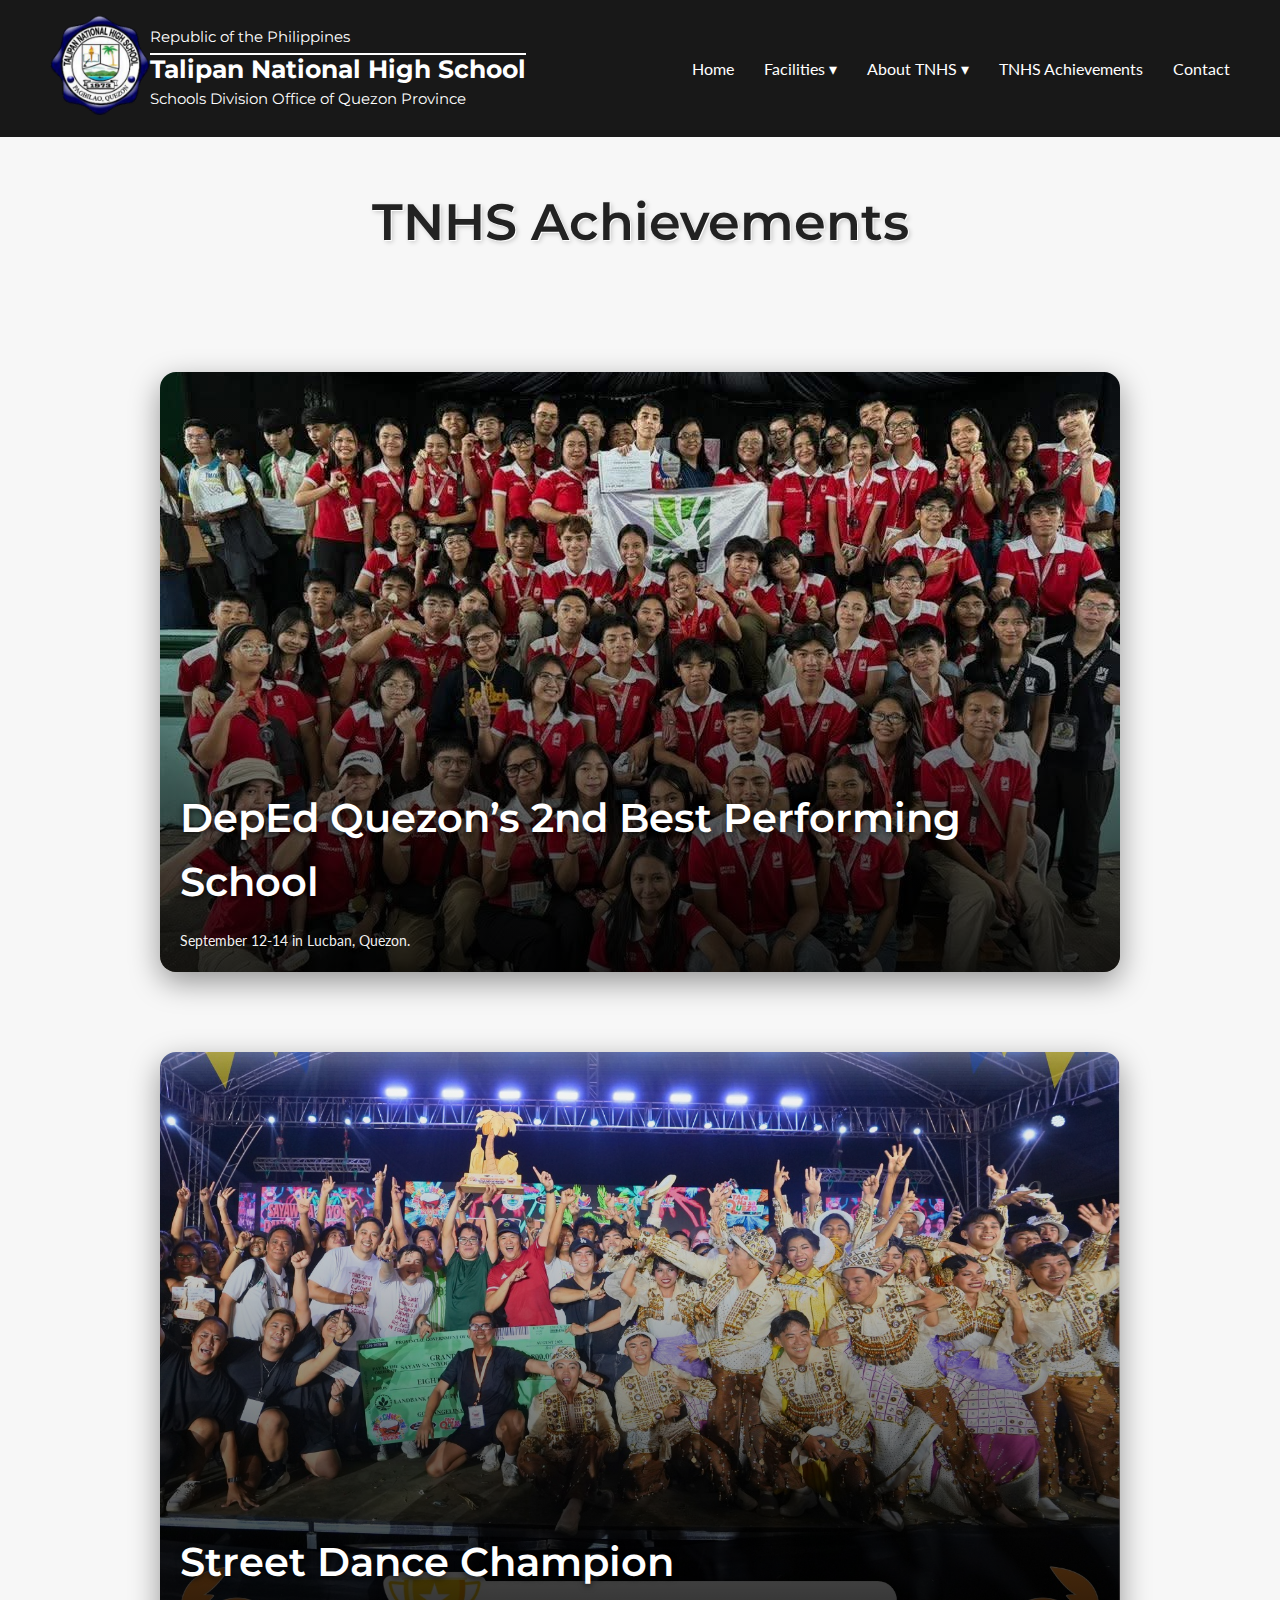
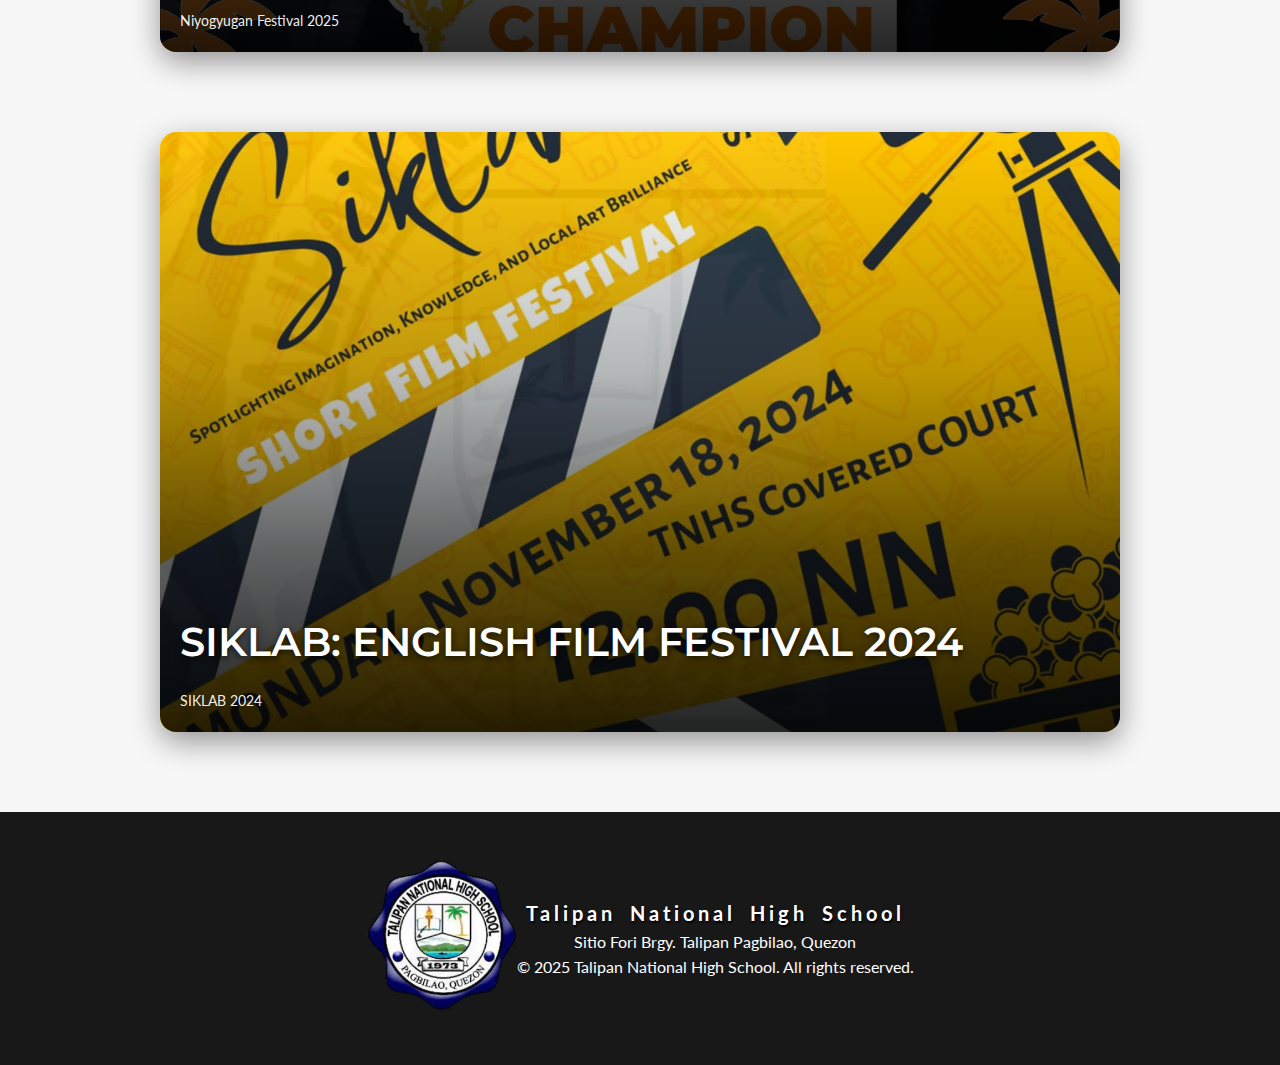
<file: tnhs-achievements/index.html>
<!DOCTYPE html>
<html lang="en">
  <head>
    <meta charset="UTF-8" />
    <meta name="viewport" content="width=device-width, initial-scale=1.0" />
    <title></title>
    <link rel="stylesheet" href="/assets/css/achievements.css" />
  </head>
  <body>
    <section id="navbar"></section>
    <section class="achievements">
      <div class="title-container">
        <h1 class="section-title">TNHS Achievements</h1>
      </div>
      <a
        href="/tnhs-achievements/best-performing-school.html"
        class="card-container"
      >
        <div class="card-background"></div>

        <div class="card-overlay"></div>

        <div class="card-content">
          <h2>
            DepEd Quezon’s 2nd Best Performing School
            <span class="title-underline"></span>
          </h2>
          <p>September 12-14 in Lucban, Quezon.</p>
        </div>
      </a>

      <a
        href="/tnhs-achievements/niyogyugan-street-dance-champion.html"
        class="card-container"
      >
        <div class="card-background card-background-street-dance"></div>

        <div class="card-overlay"></div>

        <div class="card-content">
          <h2>
            Street Dance Champion
            <span class="title-underline"></span>
          </h2>
          <p>Niyogyugan Festival 2025</p>
        </div>
      </a>

      <a
        href="/tnhs-achievements/english-film-festival.html"
        class="card-container"
      >
        <div class="card-background card-background-film-festival"></div>

        <div class="card-overlay"></div>

        <div class="card-content">
          <h2>
            SIKLAB: ENGLISH FILM FESTIVAL 2024
            <span class="title-underline"></span>
          </h2>
          <p>SIKLAB 2024</p>
        </div>
      </a>
    </section>
    <button id="backToTop">&#8679;</button>
    <div id="footer"></div>
    <script src="https://cdnjs.cloudflare.com/ajax/libs/gsap/3.12.5/gsap.min.js"></script>
    <script type="module" src="/assets/js/achievements.js"></script>
  </body>
</html>
</file>
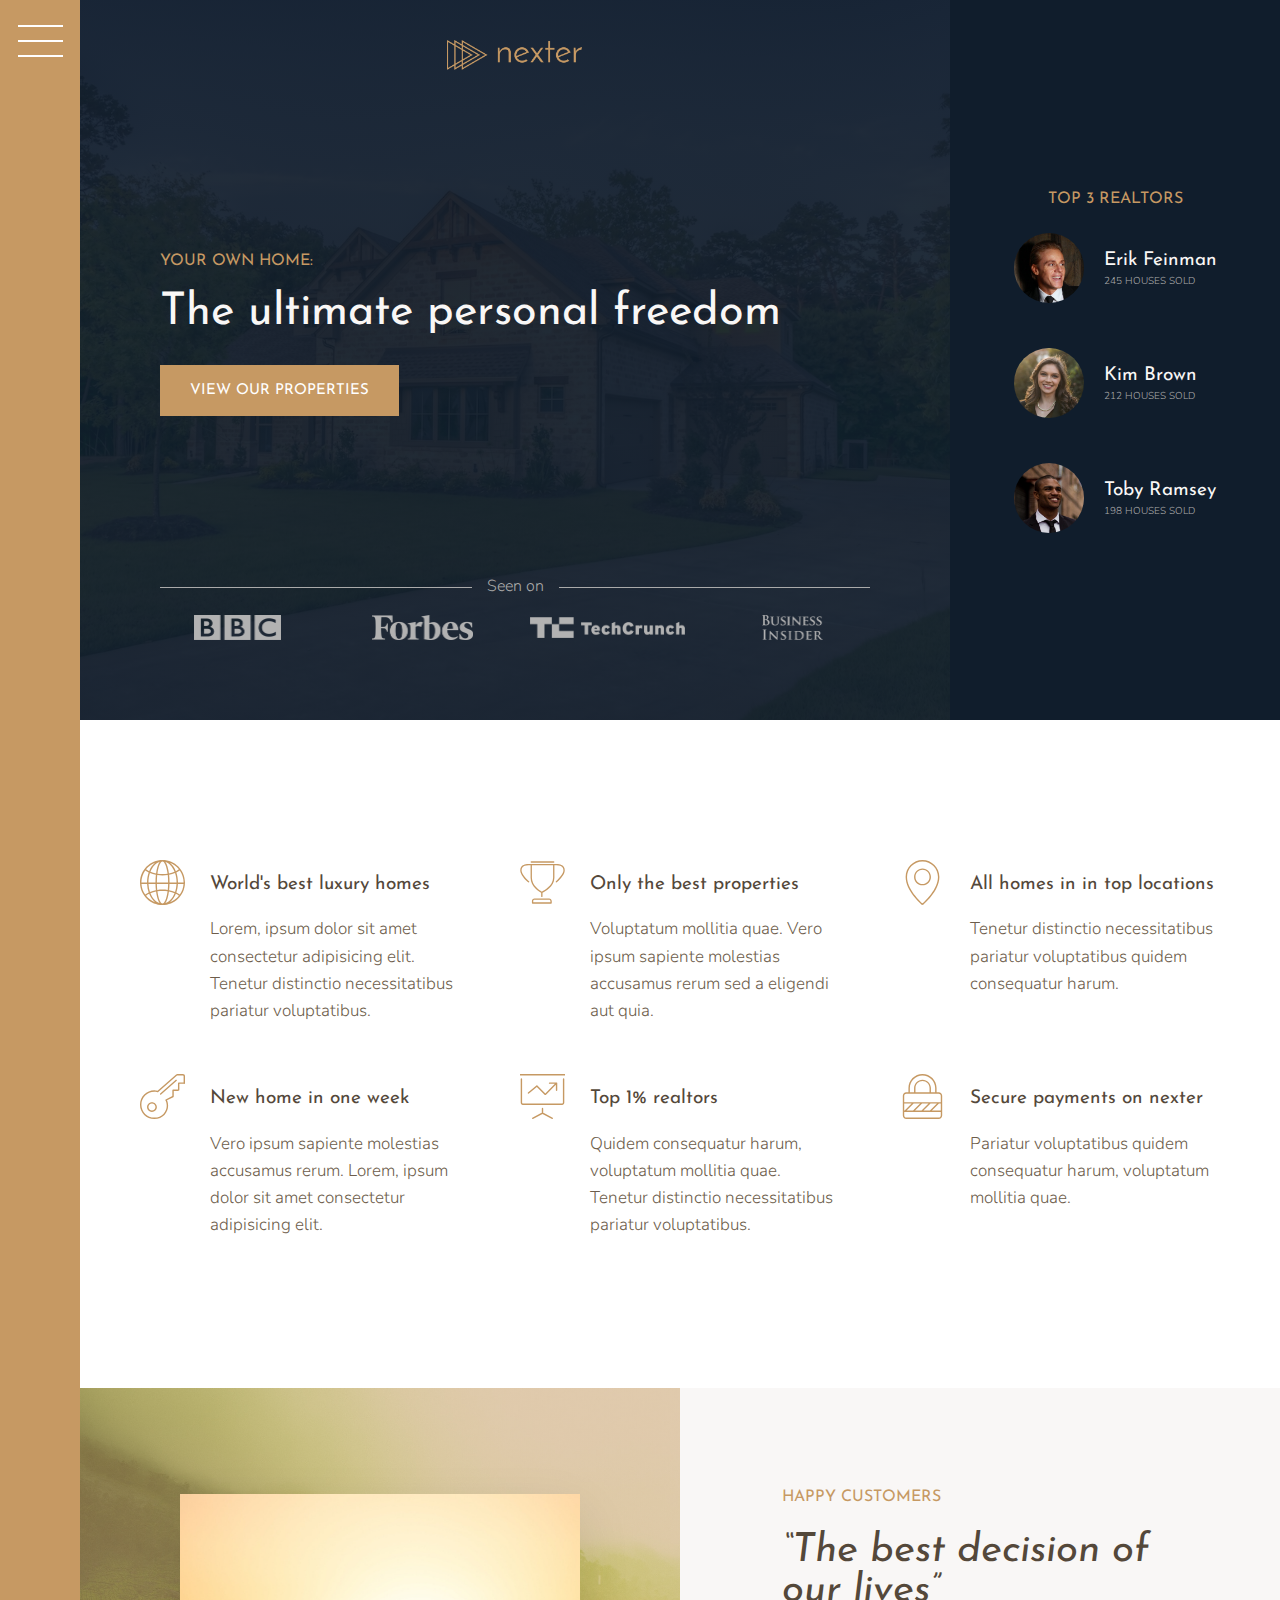
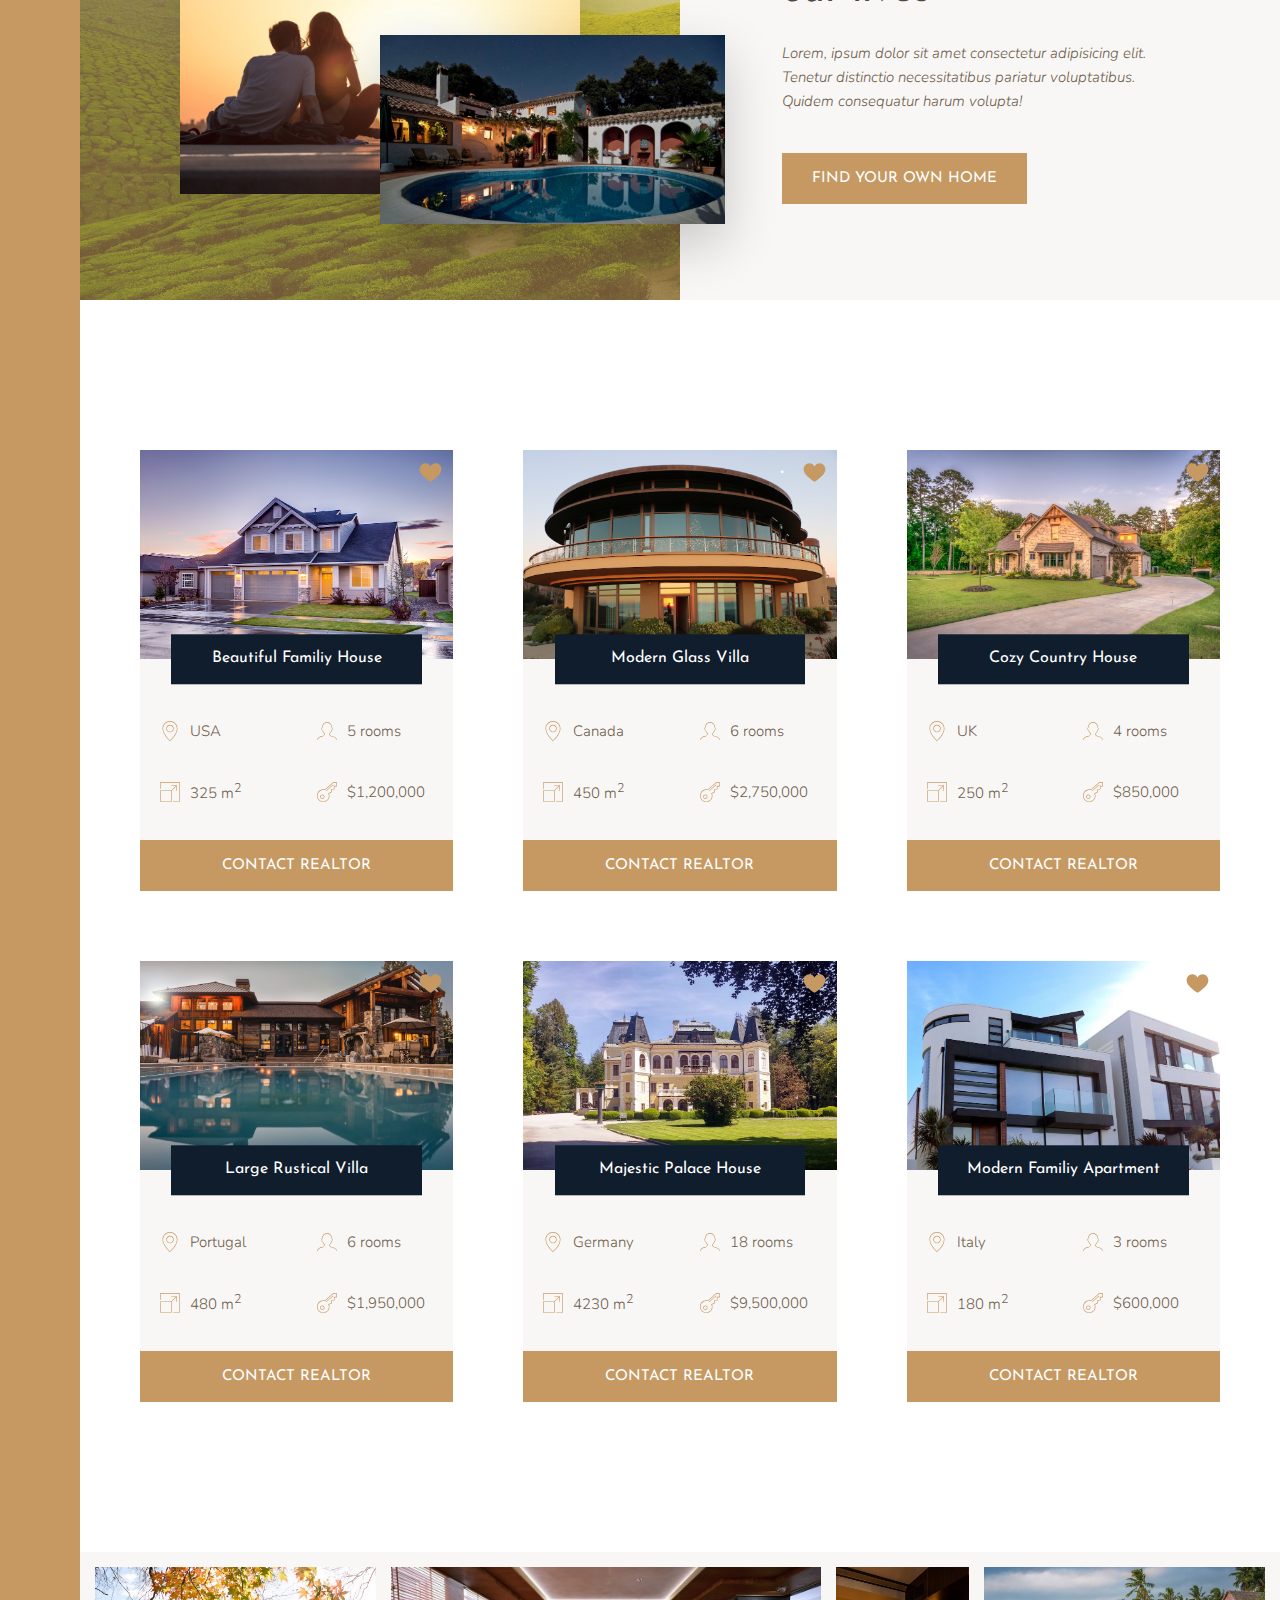
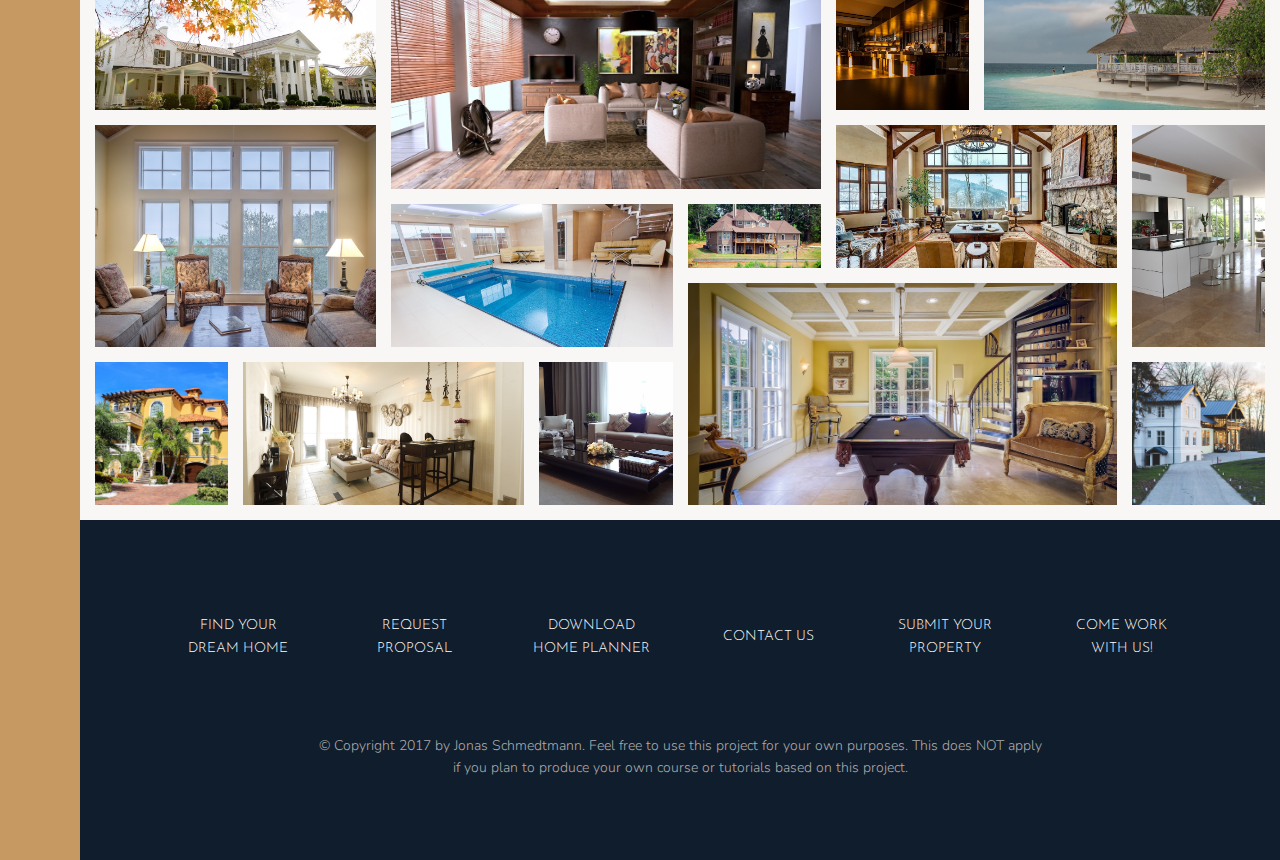
<file: reference/Nexter/final/index.html>
<!DOCTYPE html>
<html lang="en">
    <head>
        <meta charset="UTF-8">
        <meta name="viewport" content="width=device-width, initial-scale=1.0">
        <meta http-equiv="X-UA-Compatible" content="ie=edge">
        
        <link href="https://fonts.googleapis.com/css?family=Josefin+Sans:300,400,400i|Nunito:300,300i" rel="stylesheet">
        <link rel="stylesheet" href="css/style.css">
        <link rel="shortcut icon" type="image/png" href="img/favicon.png">
        
        <title>nexter &mdash; your home, your freedom</title>
    </head>
    <body class="container">
        <div class="sidebar">
            <button class="nav-btn"></button>
        </div>

        <header class="header">
            <img src="img/logo.png" alt="Nexter logo" class="header__logo">
            <h3 class="heading-3">Your own home:</h3>
            <h1 class="heading-1">The ultimate personal freedom</h1>
            <button class="btn header__btn">View our properties</button>
            <div class="header__seenon-text">Seen on</div>
            <div class="header__seenon-logos">
                <img src="img/logo-bbc.png" alt="Seen on logo 1">
                <img src="img/logo-forbes.png" alt="Seen on logo 2">
                <img src="img/logo-techcrunch.png" alt="Seen on logo 3">
                <img src="img/logo-bi.png" alt="Seen on logo 4">
            </div>
        </header>

        <div class="realtors">
            <h3 class="heading-3">Top 3 Realtors</h3>
            <div class="realtors__list">
                <img src="img/realtor-1.jpeg" alt="Realtor 1" class="realtors__img">
                <div class="realtors__details">
                    <h4 class="heading-4 heading-4--light">Erik Feinman</h4>
                    <p class="realtors__sold">245 houses sold</p>
                </div>

                <img src="img/realtor-2.jpeg" alt="Realtor 2" class="realtors__img">
                <div class="realtors__details">
                    <h4 class="heading-4 heading-4--light">Kim Brown</h4>
                    <p class="realtors__sold">212 houses sold</p>
                </div>

                <img src="img/realtor-3.jpeg" alt="Realtor 3" class="realtors__img">
                <div class="realtors__details">
                    <h4 class="heading-4 heading-4--light">Toby Ramsey</h4>
                    <p class="realtors__sold">198 houses sold</p>
                </div>
            </div>
        </div>

        <section class="features">
            <div class="feature">
                <svg class="feature__icon">
                    <use xlink:href="img/sprite.svg#icon-global"></use>
                </svg>
                <h4 class="heading-4 heading-4--dark">World's best luxury homes</h4>
                <p class="feature__text">Lorem, ipsum dolor sit amet consectetur adipisicing elit. Tenetur distinctio necessitatibus pariatur voluptatibus.</p>
            </div>

            <div class="feature">
                <svg class="feature__icon">
                    <use xlink:href="img/sprite.svg#icon-trophy"></use>
                </svg>
                <h4 class="heading-4 heading-4--dark">Only the best properties</h4>
                <p class="feature__text">Voluptatum mollitia quae. Vero ipsum sapiente molestias accusamus rerum sed a eligendi aut quia.</p>
            </div>

            <div class="feature">
                <svg class="feature__icon">
                    <use xlink:href="img/sprite.svg#icon-map-pin"></use>
                </svg>
                <h4 class="heading-4 heading-4--dark">All homes in in top locations</h4>
                <p class="feature__text">Tenetur distinctio necessitatibus pariatur voluptatibus quidem consequatur harum.</p>
            </div>

            <div class="feature">
                <svg class="feature__icon">
                    <use xlink:href="img/sprite.svg#icon-key"></use>
                </svg>
                <h4 class="heading-4 heading-4--dark">New home in one week</h4>
                <p class="feature__text">Vero ipsum sapiente molestias accusamus rerum. Lorem, ipsum dolor sit amet consectetur adipisicing elit.</p>
            </div>

            <div class="feature">
                <svg class="feature__icon">
                    <use xlink:href="img/sprite.svg#icon-presentation"></use>
                </svg>
                <h4 class="heading-4 heading-4--dark">Top 1% realtors</h4>
                <p class="feature__text">Quidem consequatur harum, voluptatum mollitia quae. Tenetur distinctio necessitatibus pariatur voluptatibus.</p>
            </div>

            <div class="feature">
                <svg class="feature__icon">
                    <use xlink:href="img/sprite.svg#icon-lock"></use>
                </svg>
                <h4 class="heading-4 heading-4--dark">Secure payments on nexter</h4>
                <p class="feature__text">Pariatur voluptatibus quidem consequatur harum, voluptatum mollitia quae.</p>
            </div>
        </section>

        <div class="story__pictures">
            <img src="img/story-1.jpeg" alt="Couple with new house" class="story__img--1">
            <img src="img/story-2.jpeg" alt="New house" class="story__img--2">
        </div>

        <div class="story__content">
            <h3 class="heading-3 mb-sm">Happy Customers</h3>
            <h2 class="heading-2 heading-2--dark mb-md">&ldquo;The best decision of our lives&rdquo;</h2>
            <p class="story__text">
                Lorem, ipsum dolor sit amet consectetur adipisicing elit. Tenetur distinctio necessitatibus pariatur voluptatibus. Quidem consequatur harum volupta!
            </p>
            <button class="btn">Find your own home</button>
        </div>

        <section class="homes">
            <div class="home">
                <img src="img/house-1.jpeg" alt="House 1" class="home__img">
                <svg class="home__like">
                    <use xlink:href="img/sprite.svg#icon-heart-full"></use>
                </svg>
                <h5 class="home__name">Beautiful Familiy House</h5>
                <div class="home__location">
                    <svg>
                        <use xlink:href="img/sprite.svg#icon-map-pin"></use>
                    </svg>
                    <p>USA</p>
                </div>
                <div class="home__rooms">
                    <svg>
                        <use xlink:href="img/sprite.svg#icon-profile-male"></use>
                    </svg>
                    <p>5 rooms</p>
                </div>
                <div class="home__area">
                    <svg>
                        <use xlink:href="img/sprite.svg#icon-expand"></use>
                    </svg>
                    <p>325 m<sup>2</sup></p>
                </div>
                <div class="home__price">
                    <svg>
                        <use xlink:href="img/sprite.svg#icon-key"></use>
                    </svg>
                    <p>$1,200,000</p>
                </div>
                <button class="btn home__btn">Contact realtor</button>
            </div>

            
            <div class="home">
                <img src="img/house-2.jpeg" alt="House 2" class="home__img">
                <svg class="home__like">
                    <use xlink:href="img/sprite.svg#icon-heart-full"></use>
                </svg>
                <h5 class="home__name">Modern Glass Villa</h5>
                <div class="home__location">
                    <svg>
                        <use xlink:href="img/sprite.svg#icon-map-pin"></use>
                    </svg>
                    <p>Canada</p>
                </div>
                <div class="home__rooms">
                    <svg>
                        <use xlink:href="img/sprite.svg#icon-profile-male"></use>
                    </svg>
                    <p>6 rooms</p>
                </div>
                <div class="home__area">
                    <svg>
                        <use xlink:href="img/sprite.svg#icon-expand"></use>
                    </svg>
                    <p>450 m<sup>2</sup></p>
                </div>
                <div class="home__price">
                    <svg>
                        <use xlink:href="img/sprite.svg#icon-key"></use>
                    </svg>
                    <p>$2,750,000</p>
                </div>
                <button class="btn home__btn">Contact realtor</button>
            </div>

            <div class="home">
                <img src="img/house-3.jpeg" alt="House 3" class="home__img">
                <svg class="home__like">
                    <use xlink:href="img/sprite.svg#icon-heart-full"></use>
                </svg>
                <h5 class="home__name">Cozy Country House</h5>
                <div class="home__location">
                    <svg>
                        <use xlink:href="img/sprite.svg#icon-map-pin"></use>
                    </svg>
                    <p>UK</p>
                </div>
                <div class="home__rooms">
                    <svg>
                        <use xlink:href="img/sprite.svg#icon-profile-male"></use>
                    </svg>
                    <p>4 rooms</p>
                </div>
                <div class="home__area">
                    <svg>
                        <use xlink:href="img/sprite.svg#icon-expand"></use>
                    </svg>
                    <p>250 m<sup>2</sup></p>
                </div>
                <div class="home__price">
                    <svg>
                        <use xlink:href="img/sprite.svg#icon-key"></use>
                    </svg>
                    <p>$850,000</p>
                </div>
                <button class="btn home__btn">Contact realtor</button>
            </div>

            <div class="home">
                <img src="img/house-4.jpeg" alt="House 4" class="home__img">
                <svg class="home__like">
                    <use xlink:href="img/sprite.svg#icon-heart-full"></use>
                </svg>
                <h5 class="home__name">Large Rustical Villa</h5>
                <div class="home__location">
                    <svg>
                        <use xlink:href="img/sprite.svg#icon-map-pin"></use>
                    </svg>
                    <p>Portugal</p>
                </div>
                <div class="home__rooms">
                    <svg>
                        <use xlink:href="img/sprite.svg#icon-profile-male"></use>
                    </svg>
                    <p>6 rooms</p>
                </div>
                <div class="home__area">
                    <svg>
                        <use xlink:href="img/sprite.svg#icon-expand"></use>
                    </svg>
                    <p>480 m<sup>2</sup></p>
                </div>
                <div class="home__price">
                    <svg>
                        <use xlink:href="img/sprite.svg#icon-key"></use>
                    </svg>
                    <p>$1,950,000</p>
                </div>
                <button class="btn home__btn">Contact realtor</button>
            </div>

            <div class="home">
                <img src="img/house-5.jpeg" alt="House 5" class="home__img">
                <svg class="home__like">
                    <use xlink:href="img/sprite.svg#icon-heart-full"></use>
                </svg>
                <h5 class="home__name">Majestic Palace House</h5>
                <div class="home__location">
                    <svg>
                        <use xlink:href="img/sprite.svg#icon-map-pin"></use>
                    </svg>
                    <p>Germany</p>
                </div>
                <div class="home__rooms">
                    <svg>
                        <use xlink:href="img/sprite.svg#icon-profile-male"></use>
                    </svg>
                    <p>18 rooms</p>
                </div>
                <div class="home__area">
                    <svg>
                        <use xlink:href="img/sprite.svg#icon-expand"></use>
                    </svg>
                    <p>4230 m<sup>2</sup></p>
                </div>
                <div class="home__price">
                    <svg>
                        <use xlink:href="img/sprite.svg#icon-key"></use>
                    </svg>
                    <p>$9,500,000</p>
                </div>
                <button class="btn home__btn">Contact realtor</button>
            </div>

            <div class="home">
                <img src="img/house-6.jpeg" alt="House 6" class="home__img">
                <svg class="home__like">
                    <use xlink:href="img/sprite.svg#icon-heart-full"></use>
                </svg>
                <h5 class="home__name">Modern Familiy Apartment</h5>
                <div class="home__location">
                    <svg>
                        <use xlink:href="img/sprite.svg#icon-map-pin"></use>
                    </svg>
                    <p>Italy</p>
                </div>
                <div class="home__rooms">
                    <svg>
                        <use xlink:href="img/sprite.svg#icon-profile-male"></use>
                    </svg>
                    <p>3 rooms</p>
                </div>
                <div class="home__area">
                    <svg>
                        <use xlink:href="img/sprite.svg#icon-expand"></use>
                    </svg>
                    <p>180 m<sup>2</sup></p>
                </div>
                <div class="home__price">
                    <svg>
                        <use xlink:href="img/sprite.svg#icon-key"></use>
                    </svg>
                    <p>$600,000</p>
                </div>
                <button class="btn home__btn">Contact realtor</button>
            </div>
        </section>


        <section class="gallery">
            <figure class="gallery__item gallery__item--1"><img src="img/gal-1.jpeg" alt="Gallery image 1" class="gallery__img"></figure>
            <figure class="gallery__item gallery__item--2"><img src="img/gal-2.jpeg" alt="Gallery image 2" class="gallery__img"></figure>
            <figure class="gallery__item gallery__item--3"><img src="img/gal-3.jpeg" alt="Gallery image 3" class="gallery__img"></figure>
            <figure class="gallery__item gallery__item--4"><img src="img/gal-4.jpeg" alt="Gallery image 4" class="gallery__img"></figure>
            <figure class="gallery__item gallery__item--5"><img src="img/gal-5.jpeg" alt="Gallery image 5" class="gallery__img"></figure>
            <figure class="gallery__item gallery__item--6"><img src="img/gal-6.jpeg" alt="Gallery image 6" class="gallery__img"></figure>
            <figure class="gallery__item gallery__item--7"><img src="img/gal-7.jpeg" alt="Gallery image 7" class="gallery__img"></figure>
            <figure class="gallery__item gallery__item--8"><img src="img/gal-8.jpeg" alt="Gallery image 8" class="gallery__img"></figure>
            <figure class="gallery__item gallery__item--9"><img src="img/gal-9.jpeg" alt="Gallery image 9" class="gallery__img"></figure>
            <figure class="gallery__item gallery__item--10"><img src="img/gal-10.jpeg" alt="Gallery image 10" class="gallery__img"></figure>
            <figure class="gallery__item gallery__item--11"><img src="img/gal-11.jpeg" alt="Gallery image 11" class="gallery__img"></figure>
            <figure class="gallery__item gallery__item--12"><img src="img/gal-12.jpeg" alt="Gallery image 12" class="gallery__img"></figure>
            <figure class="gallery__item gallery__item--13"><img src="img/gal-13.jpeg" alt="Gallery image 13" class="gallery__img"></figure>
            <figure class="gallery__item gallery__item--14"><img src="img/gal-14.jpeg" alt="Gallery image 14" class="gallery__img"></figure>


        </section>

        <footer class="footer">
            <ul class="nav">
                    <li class="nav__item"><a href="#" class="nav__link">Find your dream home</a></li>
                    <li class="nav__item"><a href="#" class="nav__link">Request proposal</a></li>
                    <li class="nav__item"><a href="#" class="nav__link">Download home planner</a></li>
                    <li class="nav__item"><a href="#" class="nav__link">Contact us</a></li>
                    <li class="nav__item"><a href="#" class="nav__link">Submit your property</a></li>
                    <li class="nav__item"><a href="#" class="nav__link">Come work with us!</a></li>
            </ul>
            <p class="copyright">
                &copy; Copyright 2017 by Jonas Schmedtmann. Feel free to use this project for your own purposes. This does NOT apply if you plan to produce your own course or tutorials based on this project.
            </p>
        </footer>
    </body>
</html>
</file>
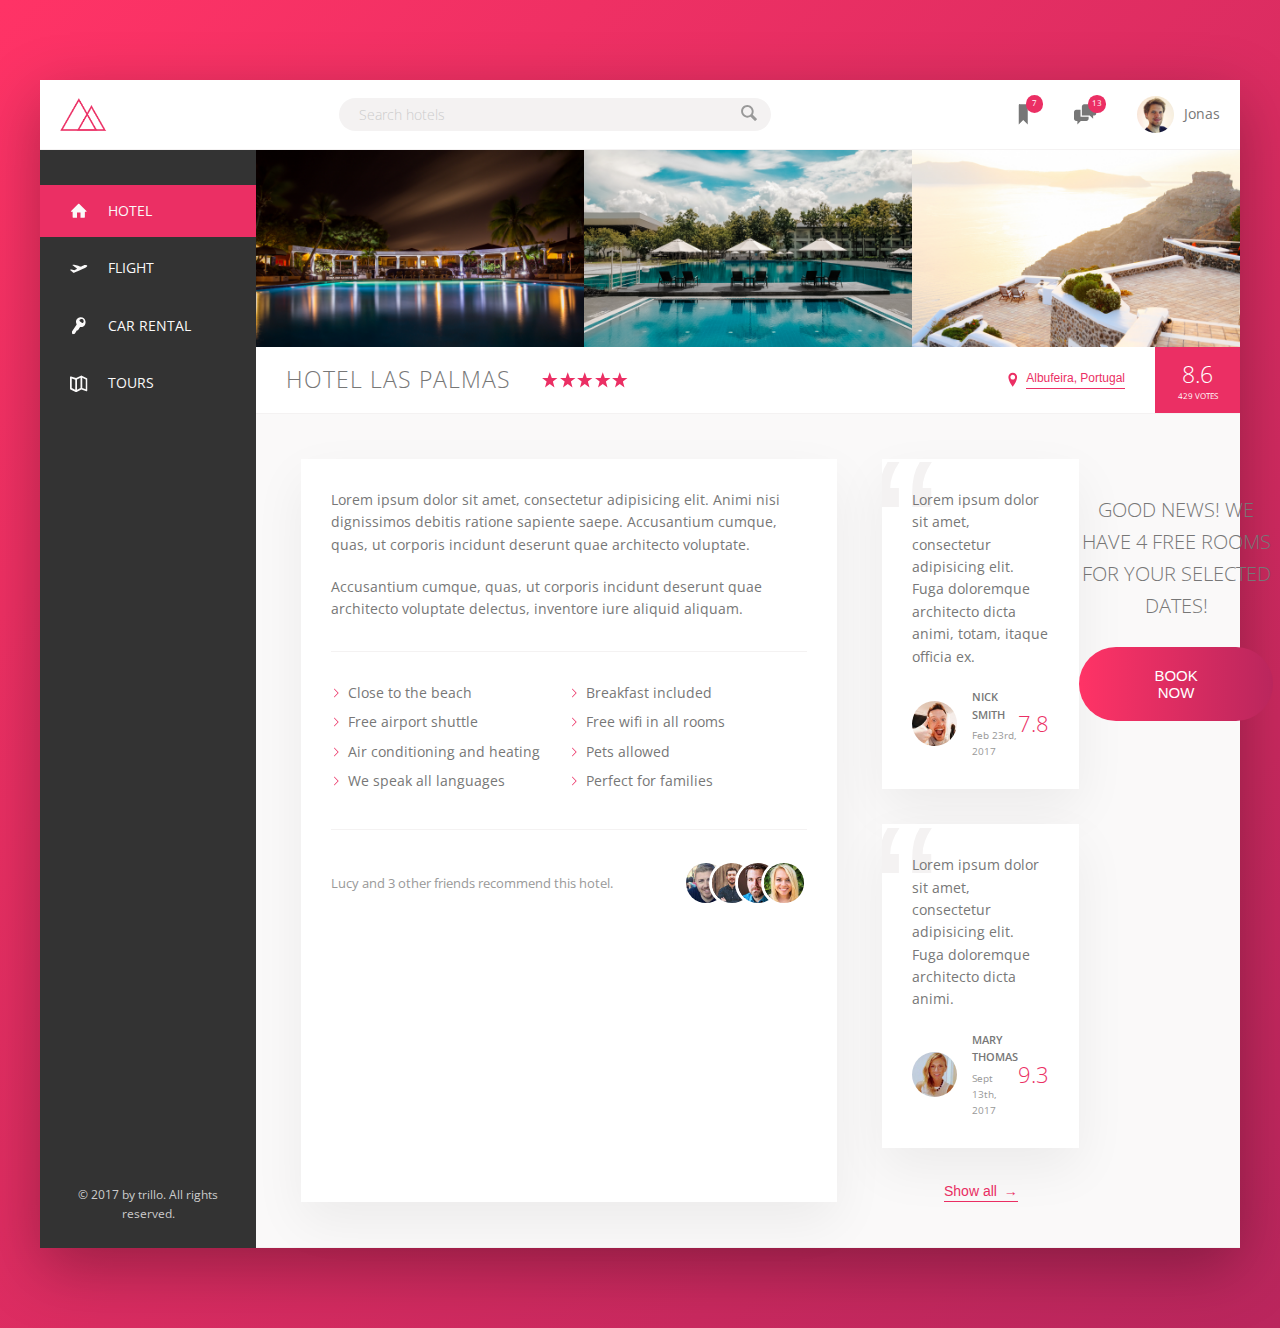
<file: reference/Trillo/final/index.html>
<!DOCTYPE html>
<html lang="en">
    <head>
        <meta charset="UTF-8">
        <meta name="viewport" content="width=device-width, initial-scale=1.0">
        
        <link href="https://fonts.googleapis.com/css?family=Open+Sans:300,400,600" rel="stylesheet">
        <link rel="stylesheet" href="css/style.css">
        <link rel="shortcut icon" type="image/png" href="img/favicon.png">
        
        <title>trillo &mdash; Your all-in-one booking app</title>
    </head>
    <body>
        <div class="container">
            <header class="header">
                <img src="img/logo.png" alt="trillo logo" class="logo">

                <form action="#" class="search">
                    <input type="text" class="search__input" placeholder="Search hotels">
                    <button class="search__button">
                        <svg class="search__icon">
                            <use xlink:href="img/sprite.svg#icon-magnifying-glass"></use>
                        </svg>
                    </button>
                </form>

                <nav class="user-nav">
                    <div class="user-nav__icon-box">
                        <svg class="user-nav__icon">
                            <use xlink:href="img/sprite.svg#icon-bookmark"></use>
                        </svg>
                        <span class="user-nav__notification">7</span>
                    </div>
                    <div class="user-nav__icon-box">
                        <svg class="user-nav__icon">
                            <use xlink:href="img/sprite.svg#icon-chat"></use>
                        </svg>
                        <span class="user-nav__notification">13</span>
                    </div>
                    <div class="user-nav__user">
                        <img src="img/user.jpg" alt="User photo" class="user-nav__user-photo">
                        <span class="user-nav__user-name">Jonas</span>
                    </div>
                </nav>
            </header>


            <div class="content">
                <nav class="sidebar">
                    <ul class="side-nav">
                        <li class="side-nav__item side-nav__item--active">
                            <a href="#" class="side-nav__link">
                                <svg class="side-nav__icon">
                                    <use xlink:href="img/sprite.svg#icon-home"></use>
                                </svg>
                                <span>Hotel</span>
                            </a>
                        </li>
                        <li class="side-nav__item">
                            <a href="#" class="side-nav__link">
                                <svg class="side-nav__icon">
                                    <use xlink:href="img/sprite.svg#icon-aircraft-take-off"></use>
                                </svg>
                                <span>Flight</span>
                            </a>
                        </li>
                        <li class="side-nav__item">
                            <a href="#" class="side-nav__link">
                                <svg class="side-nav__icon">
                                    <use xlink:href="img/sprite.svg#icon-key"></use>
                                </svg>
                                <span>Car rental</span>
                            </a>
                        </li>
                        <li class="side-nav__item">
                            <a href="#" class="side-nav__link">
                                <svg class="side-nav__icon">
                                    <use xlink:href="img/sprite.svg#icon-map"></use>
                                </svg>
                                <span>Tours</span>
                            </a>
                        </li>
                    </ul>

                    <div class="legal">
                        &copy; 2017 by trillo. All rights reserved.
                    </div>
                </nav>



                <main class="hotel-view">
                    <div class="gallery">
                        <figure class="gallery__item">
                            <img src="img/hotel-1.jpg" alt="Photo of hotel 1" class="gallery__photo">
                        </figure>
                        <figure class="gallery__item">
                            <img src="img/hotel-2.jpg" alt="Photo of hotel 2" class="gallery__photo">
                        </figure>
                        <figure class="gallery__item">
                            <img src="img/hotel-3.jpg" alt="Photo of hotel 3" class="gallery__photo">
                        </figure>
                    </div>

                    <div class="overview">
                        <h1 class="overview__heading">
                            Hotel Las Palmas
                        </h1>

                        <div class="overview__stars">
                            <svg class="overview__icon-star">
                                <use xlink:href="img/sprite.svg#icon-star"></use>
                            </svg>
                            <svg class="overview__icon-star">
                                <use xlink:href="img/sprite.svg#icon-star"></use>
                            </svg>
                            <svg class="overview__icon-star">
                                <use xlink:href="img/sprite.svg#icon-star"></use>
                            </svg>
                            <svg class="overview__icon-star">
                                <use xlink:href="img/sprite.svg#icon-star"></use>
                            </svg>
                            <svg class="overview__icon-star">
                                <use xlink:href="img/sprite.svg#icon-star"></use>
                            </svg>
                        </div>

                        <div class="overview__location">
                            <svg class="overview__icon-location">
                                <use xlink:href="img/sprite.svg#icon-location-pin"></use>
                            </svg>
                            <button class="btn-inline">Albufeira, Portugal</button>
                        </div>

                        <div class="overview__rating">
                            <div class="overview__rating-average">8.6</div>
                            <div class="overview__rating-count">429 votes</div>
                        </div>
                    </div>

                    <div class="detail">
                        <div class="description">
                            <p class="paragraph">
                                Lorem ipsum dolor sit amet, consectetur adipisicing elit. Animi nisi dignissimos debitis ratione sapiente saepe. Accusantium cumque, quas, ut corporis incidunt deserunt quae architecto voluptate.
                            </p>
                            <p class="paragraph">
                                Accusantium cumque, quas, ut corporis incidunt deserunt quae architecto voluptate delectus, inventore iure aliquid aliquam.
                            </p>
                            <ul class="list">
                                <li class="list__item">Close to the beach</li>
                                <li class="list__item">Breakfast included</li>
                                <li class="list__item">Free airport shuttle</li>
                                <li class="list__item">Free wifi in all rooms</li>
                                <li class="list__item">Air conditioning and heating</li>
                                <li class="list__item">Pets allowed</li>
                                <li class="list__item">We speak all languages</li>
                                <li class="list__item">Perfect for families</li>
                            </ul>
                            <div class="recommend">
                                <p class="recommend__count">
                                    Lucy and 3 other friends recommend this hotel.
                                </p>
                                <div class="recommend__friends">
                                    <img src="img/user-3.jpg" alt="Friend 1" class="recommend__photo">
                                    <img src="img/user-4.jpg" alt="Friend 2" class="recommend__photo">
                                    <img src="img/user-5.jpg" alt="Friend 3" class="recommend__photo">
                                    <img src="img/user-6.jpg" alt="Friend 4" class="recommend__photo">
                                </div>
                            </div>
                        </div>

                        <div class="user-reviews">
                            <figure class="review">
                                <blockquote class="review__text">
                                    Lorem ipsum dolor sit amet, consectetur adipisicing elit. Fuga doloremque architecto dicta animi, totam, itaque officia ex.
                                </blockquote>
                                <figcaption class="review__user">
                                    <img src="img/user-1.jpg" alt="User 1" class="review__photo">
                                    <div class="review__user-box">
                                        <p class="review__user-name">Nick Smith</p>
                                        <p class="review__user-date">Feb 23rd, 2017</p>
                                    </div>
                                    <div class="review__rating">7.8</div>
                                </figcaption>
                            </figure>

                            <figure class="review">
                                <blockquote class="review__text">
                                    Lorem ipsum dolor sit amet, consectetur adipisicing elit. Fuga doloremque architecto dicta animi.
                                </blockquote>
                                <figcaption class="review__user">
                                    <img src="img/user-2.jpg" alt="User 1" class="review__photo">
                                    <div class="review__user-box">
                                        <p class="review__user-name">Mary Thomas</p>
                                        <p class="review__user-date">Sept 13th, 2017</p>
                                    </div>
                                    <div class="review__rating">9.3</div>
                                </figcaption>
                            </figure>

                            <button class="btn-inline">Show all <span>&rarr;</span></button>
                        </div>

                        <div class="cta">
                            <h2 class="cta__book-now">
                                Good news! We have 4 free rooms for your selected dates!
                            </h2>
                            <button class="btn">
                                <span class="btn__visible">Book now</span>
                                <span class="btn__invisible">Only 4 rooms left</span>
                            </button>
                        </div>

                    </div>


                </main>
            </div>
        </div>
    </body>
</html>
</file>
<file: assets/css/achievements.css>
@import url("https://fonts.googleapis.com/css2?family=Lato:wght@400;700&family=Montserrat:wght@400;500;600;700&display=swap");

*,
*::before,
*::after {
  margin: 0;
  padding: 0;
  box-sizing: inherit;
}

html {
  box-sizing: border-box;
}

h1 {
  font-size: 36px;
  font-family: "Montserrat", sans-serif;
  font-weight: 700;
}

h2 {
  font-size: 28px;
  font-family: "Montserrat", sans-serif;
  font-weight: 600;
}

h3 {
  font-size: 22px;
  font-family: "Montserrat", sans-serif;
  font-weight: 500;
}

h4 {
  font-size: 18px;
  font-family: "Montserrat", sans-serif;
  font-weight: 500;
}

body {
  background-color: #181818;
  font-optical-sizing: auto;
  margin: 0;
  -moz-osx-font-smoothing: grayscale;
  -webkit-font-smoothing: antialiased;
  overscroll-behavior-y: none;
}

body,
p {
  font-size: 16px;
  font-family: "Lato", sans-serif;
  font-weight: 400;
  line-height: 1.6;
  color: #ffffff;
}

.title-container {
  position: relative;
  height: 300px;
  width: 100%;
}

h1.section-title {
  position: absolute;
  top: 50%;
  left: 50%;
  transform: translate(-50%, -50%);
}

.section-title {
  font-size: clamp(2rem, 4vw, 3.5rem);
  font-weight: 600;
  margin-bottom: 1.5rem;
  color: #222;
  text-shadow: 1px 1px 0 #fff, 2px 2px 5px rgba(0, 0, 0, 0.2);
}

.achievements {
  display: flex;
  flex-direction: column;
  justify-content: center;
  align-items: center;
  min-height: 100vh;
  background-color: #f7f7f7;
  overflow: hidden;
  padding-top: 72px;
  /* ensure content clears fixed navbar */
}

/* The main card container */
.card-container {
  position: relative;
  display: block;
  /* anchors behave like blocks for consistent sizing */
  box-sizing: border-box;
  /* Essential for positioning child elements */
  width: 75%;
  /* Explicit height for cross-browser consistency */
  height: 600px;
  border-radius: 16px;
  overflow: hidden;
  /* Clips the content that moves/scales outside the boundary */
  box-shadow: 0 10px 30px rgba(0, 0, 0, 0.4);
  margin-bottom: 5rem;
}

/* The background image element */
.card-background {
  position: absolute;
  top: 0;
  left: 0;
  width: 100%;
  height: 100%;
  background-image: url("/assets/images/achievements/best-performing-school.jpg");
  background-size: cover;
  background-position: center;
}

.card-background.card-background-street-dance {
  position: absolute;
  top: 0;
  left: 0;
  width: 100%;
  height: 100%;
  background-image: url("/assets/images/achievements/street-dance/header.jpg");
  background-size: cover;
  background-position: center;
}

.card-background.card-background-film-festival {
  position: absolute;
  top: 0;
  left: 0;
  width: 100%;
  height: 100%;
  background-image: url("/assets/images/achievements/film-festival/header.jpg");
  background-size: cover;
  background-position: center;
}

/* Gradient overlay to make text readable */
.card-overlay {
  position: absolute;
  bottom: 0;
  left: 0;
  width: 100%;
  height: 100%;
  /* Darker gradient to improve legibility on busy images */
  background: linear-gradient(to top, rgba(0, 0, 0, 0.85) 0%, rgba(0, 0, 0, 0.6) 30%, rgba(0, 0, 0, 0.25) 60%, rgba(0, 0, 0, 0) 100%);
  z-index: 1;
}

/* Container for all text content */
.card-content {
  position: absolute;
  bottom: 20px;
  left: 20px;
  right: 20px;
  color: white;
  z-index: 2;
}

.card-content h2 {
  margin: 0 0 10px 0;
  font-size: 2.5rem;
  position: relative;
  /* Allows positioning of child elements */
  padding-bottom: 5px;
  /* Creates space for the underline */
  display: inline-block;
  /* Ensures the underline is only as wide as the text */
}

.card-content h2 {
  color: #ffffff;
  /* ensure title is white */
  text-shadow: 0 2px 6px rgba(0, 0, 0, 0.7);
}

.card-content a {
  color: #ffffff;
  text-decoration: none;
}

/* UPDATED: Style the underline as a child of h2 */
.title-underline {
  position: absolute;
  bottom: 0;
  left: 0;
  height: 2px;
  background: white;
  width: 0;
  /* Initial state for animation */
}

.card-content p {
  margin: 0;
  font-size: 0.9rem;
  /* Initial state for animation: hidden */
  opacity: 1;
  /* make subtitle visible by default (helpful on touch devices) */
  color: rgba(255, 255, 255, 0.95);
}

/* Responsive adjustments for achievements list/cards */
@media (max-width: 1024px) {
  .title-container {
    height: 220px;
  }

  .card-container {
    width: 90%;
    height: 460px;
    margin-bottom: 3rem;
  }

  .card-content h2 {
    font-size: 1.8rem;
  }

  .card-content p {
    font-size: 0.95rem;
  }
}

@media (max-width: 768px) {
  .title-container {
    height: 160px;
  }

  /* On small screens use a fixed, consistent card height so all cards match */
  .card-container {
    width: calc(100% - 32px);
    height: 260px;
    /* fixed height for consistent boxes */
    margin: 1.25rem 16px 2rem;
    border-radius: 12px;
  }

  .card-background {
    /* fill the fixed-height container */
    height: 100%;
    position: absolute;
  }

  .card-overlay {
    height: 55%;
  }

  .card-content {
    position: absolute;
    bottom: 20px;
    left: 20px;
    right: 20px;
    padding: 16px;
    color: #fff;
    /* keep text white on mobile too */
  }

  .card-content h2 {
    color: #ffffff;
    text-shadow: 0 2px 6px rgba(0, 0, 0, 0.7);
    font-size: 1.6rem;
  }

  .card-content p {
    color: rgba(255, 255, 255, 0.95);
    opacity: 1;
  }
}

@media (max-width: 420px) {
  .card-background {
    height: 200px;
  }

  .card-content h2 {
    font-size: 1.3rem;
  }

  .card-content p {
    font-size: 0.95rem;
  }
}

/* Character and Marker Images */
.character-img,
.marker-icon {
  position: absolute;
  z-index: 2;
  pointer-events: none;
  /* Prevents images from interfering with mouse events */
}

.character-img {
  bottom: 0;
  right: 15px;
  height: 130px;
}

.marker-icon {
  bottom: 20px;
  left: -10px;
  height: 90px;
  transform: rotate(-15deg);
}
</file>
<file: reference/Nexter/final/css/style.css>
*,
*::before,
*::after {
  margin: 0;
  padding: 0;
  box-sizing: inherit; }

html {
  box-sizing: border-box;
  font-size: 62.5%; }
  @media only screen and (max-width: 75em) {
    html {
      font-size: 50%; } }

body {
  font-family: "Nunito", sans-serif;
  color: #6D5D4B;
  font-weight: 300;
  line-height: 1.6; }

.container {
  display: grid;
  grid-template-rows: 80vh min-content 40vw repeat(3, min-content);
  grid-template-columns: [sidebar-start] 8rem [sidebar-end full-start] minmax(6rem, 1fr) [center-start] repeat(8, [col-start] minmax(min-content, 14rem) [col-end]) [center-end] minmax(6rem, 1fr) [full-end]; }
  @media only screen and (max-width: 62.5em) {
    .container {
      grid-template-rows: 6rem 80vh min-content 40vw repeat(3, min-content);
      grid-template-columns: [full-start] minmax(6rem, 1fr) [center-start] repeat(8, [col-start] minmax(min-content, 14rem) [col-end]) [center-end] minmax(6rem, 1fr) [full-end]; } }
  @media only screen and (max-width: 50em) {
    .container {
      grid-template-rows: 6rem calc(100vh - 6rem); } }

.heading-1, .heading-2, .heading-3, .heading-4 {
  font-family: "Josefin Sans", sans-serif;
  font-weight: 400; }

.heading-1 {
  font-size: 4.5rem;
  color: #f9f7f6;
  line-height: 1; }

.heading-2 {
  font-size: 4rem;
  font-style: italic;
  line-height: 1; }
  .heading-2--light {
    color: #f9f7f6; }
  .heading-2--dark {
    color: #54483A; }

.heading-3 {
  font-size: 1.6rem;
  color: #c69963;
  text-transform: uppercase; }

.heading-4 {
  font-size: 1.9rem; }
  .heading-4--light {
    color: #f9f7f6; }
  .heading-4--dark {
    color: #54483A; }

.btn {
  background-color: #c69963;
  color: #fff;
  border: none;
  border-radius: 0;
  font-family: "Josefin Sans", sans-serif;
  font-size: 1.5rem;
  text-transform: uppercase;
  padding: 1.8rem 3rem;
  cursor: pointer;
  transition: all .2s; }
  .btn:hover {
    background-color: #B28451; }

.mb-sm {
  margin-bottom: 2rem; }

.mb-md {
  margin-bottom: 3rem; }

.mb-lg {
  margin-bottom: 4rem; }

.mb-hg {
  margin-bottom: 8rem; }

.sidebar {
  background-color: #c69963;
  grid-column: sidebar-start / sidebar-end;
  grid-row: 1 / -1;
  display: flex;
  justify-content: center; }
  @media only screen and (max-width: 62.5em) {
    .sidebar {
      grid-column: 1 / -1;
      grid-row: 1 / 2;
      justify-content: flex-end;
      align-items: center; } }

.nav-btn {
  border: none;
  border-radius: 0;
  background-color: #fff;
  height: 2px;
  width: 4.5rem;
  margin-top: 4rem; }
  .nav-btn::before, .nav-btn::after {
    background-color: #fff;
    height: 2px;
    width: 4.5rem;
    content: "";
    display: block; }
  .nav-btn::before {
    transform: translateY(-1.5rem); }
  .nav-btn::after {
    transform: translateY(1.3rem); }
  @media only screen and (max-width: 62.5em) {
    .nav-btn {
      margin-top: 0;
      margin-right: 3rem; }
      .nav-btn::before {
        transform: translateY(-1.2rem); }
      .nav-btn::after {
        transform: translateY(1rem); } }

.header {
  background-color: #54483A;
  grid-column: full-start / col-end 6;
  background-image: linear-gradient(rgba(16, 29, 44, 0.93), rgba(16, 29, 44, 0.93)), url(../img/hero.jpeg);
  background-size: cover;
  background-position: center;
  padding: 8rem;
  padding-top: 4rem;
  display: grid;
  grid-template-rows: 1fr min-content minmax(6rem, min-content) 1fr;
  grid-template-columns: minmax(min-content, max-content);
  grid-row-gap: 1.5rem;
  justify-content: center; }
  @media only screen and (max-width: 50em) {
    .header {
      grid-column: 1 / -1; } }
  @media only screen and (max-width: 37.5em) {
    .header {
      padding: 5rem; } }
  .header__logo {
    height: 3rem;
    justify-self: center; }
  .header__btn {
    align-self: start;
    justify-self: start; }
  .header__seenon-text {
    display: grid;
    grid-template-columns: 1fr max-content 1fr;
    grid-column-gap: 1.5rem;
    align-items: center;
    font-size: 1.6rem;
    color: #aaa; }
    .header__seenon-text::before, .header__seenon-text::after {
      content: "";
      height: 1px;
      display: block;
      background-color: currentColor; }
  .header__seenon-logos {
    display: grid;
    grid-template-columns: repeat(4, 1fr);
    grid-column-gap: 3rem;
    justify-items: center;
    align-items: center; }
    .header__seenon-logos img {
      max-height: 2.5rem;
      max-width: 100%;
      filter: brightness(70%); }

.realtors {
  background-color: #101d2c;
  grid-column: col-start 7 / full-end;
  padding: 3rem;
  display: grid;
  align-content: center;
  justify-content: center;
  justify-items: center;
  grid-row-gap: 2rem; }
  @media only screen and (max-width: 50em) {
    .realtors {
      grid-column: 1 / -1; } }
  .realtors__list {
    display: grid;
    grid-template-columns: min-content max-content;
    grid-column-gap: 2rem;
    grid-row-gap: 5vh;
    align-items: center; }
    @media only screen and (max-width: 50em) {
      .realtors__list {
        grid-template-columns: repeat(3, min-content max-content); } }
    @media only screen and (max-width: 37.5em) {
      .realtors__list {
        grid-template-columns: min-content max-content; } }
  .realtors__img {
    width: 7rem;
    border-radius: 50%;
    display: block; }
  .realtors__sold {
    text-transform: uppercase;
    color: #aaa;
    margin-top: -3px; }

.features {
  grid-column: center-start / center-end;
  margin: 15rem 0; }
  @supports (display: grid) {
    .features {
      display: grid;
      grid-template-columns: repeat(auto-fit, minmax(25rem, 1fr));
      grid-gap: 6rem;
      align-items: start; } }

.feature {
  float: left;
  width: 33.3333%;
  margin-bottom: 6rem;
  display: grid;
  grid-template-columns: min-content 1fr;
  grid-row-gap: 1.5rem;
  grid-column-gap: 2.5rem; }
  @supports (display: grid) {
    .feature {
      width: auto;
      margin-bottom: 0; } }
  .feature__icon {
    fill: #c69963;
    width: 4.5rem;
    height: 4.5rem;
    grid-row: 1 / span 2;
    transform: translateY(-1rem); }
  .feature__text {
    font-size: 1.7rem; }

.story__pictures {
  background-color: #c69963;
  grid-column: full-start / col-end 4;
  background-image: linear-gradient(rgba(198, 153, 99, 0.5), rgba(198, 153, 99, 0.5)), url(../img/back.jpg);
  background-size: cover;
  display: grid;
  grid-template-rows: repeat(6, 1fr);
  grid-template-columns: repeat(6, 1fr);
  align-items: center; }
  @media only screen and (max-width: 50em) {
    .story__pictures {
      grid-column: 1 / -1;
      padding: 6rem; } }

.story__img--1 {
  width: 100%;
  grid-row: 2 / 6;
  grid-column: 2 / 6;
  box-shadow: 0 2rem 5rem rgba(0, 0, 0, 0.1); }
  @media only screen and (max-width: 50em) {
    .story__img--1 {
      grid-column: 1 / 5;
      grid-row: 1 / -1; } }

.story__img--2 {
  width: 115%;
  grid-row: 4 / 6;
  grid-column: 4 / 7;
  z-index: 20;
  box-shadow: 0 2rem 5rem rgba(0, 0, 0, 0.2); }
  @media only screen and (max-width: 50em) {
    .story__img--2 {
      grid-row: 1 / -1;
      width: 100%; } }

.story__content {
  background-color: #f9f7f6;
  grid-column: col-start 5 / full-end;
  padding: 6rem 8vw;
  /*
        display: flex;
        flex-direction: column;
        justify-content: center;
        align-items: flex-start;
        */
  display: grid;
  align-content: center;
  justify-items: start; }
  @media only screen and (max-width: 50em) {
    .story__content {
      grid-column: 1 / -1;
      grid-row: 5 / 6; } }

.story__text {
  font-size: 1.5rem;
  font-style: italic;
  margin-bottom: 4rem; }

.homes {
  grid-column: center-start / center-end;
  margin: 15rem 0;
  display: grid;
  grid-template-columns: repeat(auto-fit, minmax(25rem, 1fr));
  grid-gap: 7rem; }

.home {
  background-color: #f9f7f6;
  display: grid;
  grid-template-columns: repeat(2, 1fr);
  grid-row-gap: 3.5rem; }
  .home__img {
    width: 100%;
    grid-row: 1 / 2;
    grid-column: 1 / -1;
    z-index: 1; }
  .home__like {
    grid-row: 1 / 2;
    grid-column: 2 / 3;
    fill: #c69963;
    height: 2.5rem;
    width: 2.5rem;
    z-index: 2;
    justify-self: end;
    margin: 1rem; }
  .home__name {
    grid-row: 1 / 2;
    grid-column: 1 / -1;
    justify-self: center;
    align-self: end;
    z-index: 3;
    width: 80%;
    font-family: "Josefin Sans", sans-serif;
    font-size: 1.6rem;
    text-align: center;
    padding: 1.25rem;
    background-color: #101d2c;
    color: #fff;
    font-weight: 400;
    transform: translateY(50%); }
  .home__location, .home__rooms {
    margin-top: 2.5rem; }
  .home__location, .home__rooms, .home__area, .home__price {
    font-size: 1.5rem;
    margin-left: 2rem;
    display: flex;
    align-items: center; }
    .home__location svg, .home__rooms svg, .home__area svg, .home__price svg {
      fill: #c69963;
      height: 2rem;
      width: 2rem;
      margin-right: 1rem; }
  .home__btn {
    grid-column: 1 / -1; }

.gallery {
  background-color: #f9f7f6;
  grid-column: full-start / full-end;
  display: grid;
  /*grid-template-columns: repeat(8, 1fr);
    grid-template-rows: repeat(7, 5vw);*/
  grid-template: repeat(7, 5vw)/repeat(8, 1fr);
  grid-gap: 1.5rem;
  padding: 1.5rem; }
  .gallery__item--1 {
    grid-row: 1 / span 2;
    grid-column: 1 / span 2; }
  .gallery__item--2 {
    grid-row: 1 / span 3;
    grid-column: 3 / span 3; }
  .gallery__item--3 {
    grid-row: 1 / span 2;
    grid-column: 6 / 7; }
  .gallery__item--4 {
    grid-row: 1 / span 2;
    grid-column: 7 / -1; }
  .gallery__item--5 {
    grid-row: 3 / span 3;
    grid-column: 1 / span 2; }
  .gallery__item--6 {
    grid-row: 4 / span 2;
    grid-column: 3 / span 2; }
  .gallery__item--7 {
    grid-row: 4 / 5;
    grid-column: 5 / 6; }
  .gallery__item--8 {
    grid-row: 3 / span 2;
    grid-column: 6 / span 2; }
  .gallery__item--9 {
    grid-row: 3 / span 3;
    grid-column: 8 / -1; }
  .gallery__item--10 {
    grid-row: 6 / span 2;
    grid-column: 1 / 2; }
  .gallery__item--11 {
    grid-row: 6 / span 2;
    grid-column: 2 / span 2; }
  .gallery__item--12 {
    grid-row: 6 / span 2;
    grid-column: 4 / 5; }
  .gallery__item--13 {
    grid-row: 5 / span 3;
    grid-column: 5 / span 3; }
  .gallery__item--14 {
    grid-row: 6 / span 2;
    grid-column: 8 / -1; }
  .gallery__img {
    width: 100%;
    height: 100%;
    object-fit: cover;
    display: block; }

.footer {
  background-color: #101d2c;
  grid-column: full-start / full-end;
  padding: 8rem; }

.nav {
  list-style: none;
  display: grid;
  grid-template-columns: repeat(auto-fit, minmax(15rem, 1fr));
  grid-gap: 2rem;
  align-items: center; }
  .nav__link:link, .nav__link:visited {
    font-size: 1.4rem;
    color: #fff;
    text-decoration: none;
    font-family: "Josefin Sans", sans-serif;
    text-transform: uppercase;
    text-align: center;
    padding: 1.5rem;
    display: block;
    transition: all .2s; }
  .nav__link:hover, .nav__link:active {
    background-color: rgba(255, 255, 255, 0.05);
    transform: translateY(-3px); }

.copyright {
  font-size: 1.4rem;
  color: #aaa;
  margin-top: 6rem;
  margin-right: auto;
  margin-left: auto;
  text-align: center;
  width: 70%; }
</file>
<file: reference/Trillo/final/css/style.css>
:root{--color-primary:#eb2f64;--color-primary-light:#FF3366;--color-primary-dark:#BA265D;--color-grey-light-1:#faf9f9;--color-grey-light-2:#f4f2f2;--color-grey-light-3:#f0eeee;--color-grey-light-4:#ccc;--color-grey-dark-1:#333;--color-grey-dark-2:#777;--color-grey-dark-3:#999;--shadow-dark:0 2rem 6rem rgba(0,0,0,0.3);--shadow-light:0 2rem 5rem rgba(0,0,0,0.06);--line:1px solid var(--color-grey-light-2)}*{margin:0;padding:0}*,*::before,*::after{-webkit-box-sizing:inherit;box-sizing:inherit}html{-webkit-box-sizing:border-box;box-sizing:border-box;font-size:62.5%}@media only screen and (max-width: 68.75em){html{font-size:50%}}body{font-family:'Open Sans', sans-serif;font-weight:400;line-height:1.6;color:var(--color-grey-dark-2);background-image:-webkit-gradient(linear, left top, right bottom, from(var(--color-primary-light)), to(var(--color-primary-dark)));background-image:linear-gradient(to right bottom, var(--color-primary-light), var(--color-primary-dark));background-size:cover;background-repeat:no-repeat;min-height:100vh}.container{max-width:120rem;margin:8rem auto;background-color:var(--color-grey-light-1);-webkit-box-shadow:var(--shadow-dark);box-shadow:var(--shadow-dark);min-height:50rem}@media only screen and (max-width: 75em){.container{margin:0;max-width:100%;width:100%}}.header{font-size:1.4rem;height:7rem;background-color:#fff;border-bottom:var(--line);display:-webkit-box;display:-ms-flexbox;display:flex;-webkit-box-pack:justify;-ms-flex-pack:justify;justify-content:space-between;-webkit-box-align:center;-ms-flex-align:center;align-items:center}@media only screen and (max-width: 31.25em){.header{-ms-flex-wrap:wrap;flex-wrap:wrap;-ms-flex-line-pack:distribute;align-content:space-around;height:11rem}}.content{display:-webkit-box;display:-ms-flexbox;display:flex}@media only screen and (max-width: 56.25em){.content{-webkit-box-orient:vertical;-webkit-box-direction:normal;-ms-flex-direction:column;flex-direction:column}}.sidebar{background-color:var(--color-grey-dark-1);-webkit-box-flex:0;-ms-flex:0 0 18%;flex:0 0 18%;display:-webkit-box;display:-ms-flexbox;display:flex;-webkit-box-orient:vertical;-webkit-box-direction:normal;-ms-flex-direction:column;flex-direction:column;-webkit-box-pack:justify;-ms-flex-pack:justify;justify-content:space-between}.hotel-view{background-color:#fff;-webkit-box-flex:1;-ms-flex:1;flex:1}.detail{font-size:1.4rem;display:-webkit-box;display:-ms-flexbox;display:flex;padding:4.5rem;background-color:var(--color-grey-light-1);border-bottom:var(--line)}@media only screen and (max-width: 56.25em){.detail{padding:3rem}}@media only screen and (max-width: 37.5em){.detail{-webkit-box-orient:vertical;-webkit-box-direction:normal;-ms-flex-direction:column;flex-direction:column}}.description{background-color:#fff;-webkit-box-shadow:var(--shadow-light);box-shadow:var(--shadow-light);padding:3rem;-webkit-box-flex:0;-ms-flex:0 0 60%;flex:0 0 60%;margin-right:4.5rem}@media only screen and (max-width: 56.25em){.description{padding:2rem;margin-right:3rem}}@media only screen and (max-width: 37.5em){.description{margin-right:0;margin-bottom:3rem}}.user-reviews{-webkit-box-flex:1;-ms-flex:1;flex:1;display:-webkit-box;display:-ms-flexbox;display:flex;-webkit-box-orient:vertical;-webkit-box-direction:normal;-ms-flex-direction:column;flex-direction:column;-webkit-box-align:center;-ms-flex-align:center;align-items:center}.logo{height:3.25rem;margin-left:2rem}.search{-webkit-box-flex:0;-ms-flex:0 0 40%;flex:0 0 40%;display:-webkit-box;display:-ms-flexbox;display:flex;-webkit-box-align:center;-ms-flex-align:center;align-items:center;-webkit-box-pack:center;-ms-flex-pack:center;justify-content:center}@media only screen and (max-width: 31.25em){.search{-webkit-box-ordinal-group:2;-ms-flex-order:1;order:1;-webkit-box-flex:0;-ms-flex:0 0 100%;flex:0 0 100%;background-color:var(--color-grey-light-2)}}.search__input{font-family:inherit;font-size:inherit;color:inherit;background-color:var(--color-grey-light-2);border:none;padding:.7rem 2rem;border-radius:100px;width:90%;-webkit-transition:all .2s;transition:all .2s;margin-right:-3.25rem}.search__input:focus{outline:none;width:100%;background-color:var(--color-grey-light-3)}.search__input::-webkit-input-placeholder{font-weight:100;color:var(--color-grey-light-4)}.search__input:focus+.search__button{background-color:var(--color-grey-light-3)}.search__button{border:none;background-color:var(--color-grey-light-2)}.search__button:focus{outline:none}.search__button:active{-webkit-transform:translateY(2px);transform:translateY(2px)}.search__icon{height:2rem;width:2rem;fill:var(--color-grey-dark-3)}.user-nav{-ms-flex-item-align:stretch;align-self:stretch;display:-webkit-box;display:-ms-flexbox;display:flex;-webkit-box-align:center;-ms-flex-align:center;align-items:center}.user-nav>*{padding:0 2rem;cursor:pointer;height:100%;display:-webkit-box;display:-ms-flexbox;display:flex;-webkit-box-align:center;-ms-flex-align:center;align-items:center}.user-nav>*:hover{background-color:var(--color-grey-light-2)}.user-nav__icon-box{position:relative}.user-nav__icon{height:2.25rem;width:2.25rem;fill:var(--color-grey-dark-2)}.user-nav__notification{font-size:.8rem;height:1.75rem;width:1.75rem;border-radius:50%;background-color:var(--color-primary);color:#fff;position:absolute;top:1.5rem;right:1.1rem;display:-webkit-box;display:-ms-flexbox;display:flex;-webkit-box-pack:center;-ms-flex-pack:center;justify-content:center;-webkit-box-align:center;-ms-flex-align:center;align-items:center}.user-nav__user-photo{height:3.75rem;border-radius:50%;margin-right:1rem}.side-nav{font-size:1.4rem;list-style:none;margin-top:3.5rem}@media only screen and (max-width: 56.25em){.side-nav{display:-webkit-box;display:-ms-flexbox;display:flex;margin:0}}.side-nav__item{position:relative}.side-nav__item:not(:last-child){margin-bottom:.5rem}@media only screen and (max-width: 56.25em){.side-nav__item:not(:last-child){margin:0}}@media only screen and (max-width: 56.25em){.side-nav__item{-webkit-box-flex:1;-ms-flex:1;flex:1}}.side-nav__item::before{content:"";position:absolute;top:0;left:0;height:100%;width:3px;background-color:var(--color-primary);-webkit-transform:scaleY(0);transform:scaleY(0);-webkit-transition:width 0.4s cubic-bezier(1, 0, 0, 1) 0.2s,background-color 0.1s,-webkit-transform 0.2s;transition:width 0.4s cubic-bezier(1, 0, 0, 1) 0.2s,background-color 0.1s,-webkit-transform 0.2s;transition:transform 0.2s,width 0.4s cubic-bezier(1, 0, 0, 1) 0.2s,background-color 0.1s;transition:transform 0.2s,width 0.4s cubic-bezier(1, 0, 0, 1) 0.2s,background-color 0.1s,-webkit-transform 0.2s}.side-nav__item:hover::before,.side-nav__item--active::before{-webkit-transform:scaleY(1);transform:scaleY(1);width:100%}.side-nav__item:active::before{background-color:var(--color-primary-light)}.side-nav__link:link,.side-nav__link:visited{color:var(--color-grey-light-1);text-decoration:none;text-transform:uppercase;display:block;padding:1.5rem 3rem;position:relative;z-index:10;display:-webkit-box;display:-ms-flexbox;display:flex;-webkit-box-align:center;-ms-flex-align:center;align-items:center}@media only screen and (max-width: 56.25em){.side-nav__link:link,.side-nav__link:visited{-webkit-box-pack:center;-ms-flex-pack:center;justify-content:center;padding:2rem}}@media only screen and (max-width: 37.5em){.side-nav__link:link,.side-nav__link:visited{-webkit-box-orient:vertical;-webkit-box-direction:normal;-ms-flex-direction:column;flex-direction:column;padding:1.5rem .5rem}}.side-nav__icon{width:1.75rem;height:1.75rem;margin-right:2rem;fill:currentColor}@media only screen and (max-width: 37.5em){.side-nav__icon{margin-right:0;margin-bottom:.7rem;width:1.5rem;height:1.5rem}}.legal{font-size:1.2rem;color:var(--color-grey-light-4);text-align:center;padding:2.5rem}@media only screen and (max-width: 56.25em){.legal{display:none}}.gallery{display:-webkit-box;display:-ms-flexbox;display:flex}.gallery__photo{width:100%;display:block}.overview{display:-webkit-box;display:-ms-flexbox;display:flex;-webkit-box-align:center;-ms-flex-align:center;align-items:center;border-bottom:var(--line)}.overview__heading{font-size:2.25rem;font-weight:300;text-transform:uppercase;letter-spacing:1px;padding:1.5rem 3rem}@media only screen and (max-width: 37.5em){.overview__heading{font-size:1.8rem;padding:1.25rem 2rem}}.overview__stars{margin-right:auto;display:-webkit-box;display:-ms-flexbox;display:flex}.overview__icon-star,.overview__icon-location{width:1.75rem;height:1.75rem;fill:var(--color-primary)}.overview__location{font-size:1.2rem;display:-webkit-box;display:-ms-flexbox;display:flex;vertical-align:center}.overview__icon-location{margin-right:.5rem}.overview__rating{background-color:var(--color-primary);color:#fff;margin-left:3rem;padding:0 2.25rem;-ms-flex-item-align:stretch;align-self:stretch;display:-webkit-box;display:-ms-flexbox;display:flex;-webkit-box-orient:vertical;-webkit-box-direction:normal;-ms-flex-direction:column;flex-direction:column;-webkit-box-align:center;-ms-flex-align:center;align-items:center;-webkit-box-pack:center;-ms-flex-pack:center;justify-content:center}@media only screen and (max-width: 37.5em){.overview__rating{padding:0 1.5rem}}.overview__rating-average{font-size:2.25rem;font-weight:300;margin-bottom:-3px}@media only screen and (max-width: 37.5em){.overview__rating-average{font-size:1.8rem}}.overview__rating-count{font-size:.8rem;text-transform:uppercase}@media only screen and (max-width: 37.5em){.overview__rating-count{font-size:.5rem}}.btn-inline{border:none;color:var(--color-primary);font-size:inherit;border-bottom:1px solid currentColor;padding-bottom:2px;display:inline-block;background-color:transparent;cursor:pointer;-webkit-transition:all .2s;transition:all .2s}.btn-inline span{margin-left:3px;-webkit-transition:margin-left .2s;transition:margin-left .2s}.btn-inline:hover{color:var(--color-grey-dark-1)}.btn-inline:hover span{margin-left:8px}.btn-inline:focus{outline:none;-webkit-animation:pulsate 1s infinite;animation:pulsate 1s infinite}@-webkit-keyframes pulsate{0%{-webkit-transform:scale(1);transform:scale(1);-webkit-box-shadow:none;box-shadow:none}50%{-webkit-transform:scale(1.05);transform:scale(1.05);-webkit-box-shadow:0 1rem 4rem rgba(0,0,0,0.25);box-shadow:0 1rem 4rem rgba(0,0,0,0.25)}100%{-webkit-transform:scale(1);transform:scale(1);-webkit-box-shadow:none;box-shadow:none}}@keyframes pulsate{0%{-webkit-transform:scale(1);transform:scale(1);-webkit-box-shadow:none;box-shadow:none}50%{-webkit-transform:scale(1.05);transform:scale(1.05);-webkit-box-shadow:0 1rem 4rem rgba(0,0,0,0.25);box-shadow:0 1rem 4rem rgba(0,0,0,0.25)}100%{-webkit-transform:scale(1);transform:scale(1);-webkit-box-shadow:none;box-shadow:none}}.paragraph:not(:last-of-type){margin-bottom:2rem}.list{list-style:none;margin:3rem 0;padding:3rem 0;border-top:var(--line);border-bottom:var(--line);display:-webkit-box;display:-ms-flexbox;display:flex;-ms-flex-wrap:wrap;flex-wrap:wrap}.list__item{-webkit-box-flex:0;-ms-flex:0 0 50%;flex:0 0 50%;margin-bottom:.7rem}.list__item::before{content:"";display:inline-block;height:1rem;width:1rem;margin-right:.7rem;background-image:url(../img/chevron-thin-right.svg);background-size:cover}@supports (-webkit-mask-image: url()) or (mask-image: url()){.list__item::before{background-color:var(--color-primary);-webkit-mask-image:url(../img/chevron-thin-right.svg);-webkit-mask-size:cover;mask-image:url(../img/chevron-thin-right.svg);mask-size:cover;background-image:none}}.recommend{font-size:1.3rem;color:var(--color-grey-dark-3);display:-webkit-box;display:-ms-flexbox;display:flex;-webkit-box-align:center;-ms-flex-align:center;align-items:center}.recommend__count{margin-right:auto}.recommend__friends{display:-webkit-box;display:-ms-flexbox;display:flex}.recommend__photo{-webkit-box-sizing:content-box;box-sizing:content-box;height:4rem;width:4rem;border-radius:50%;border:3px solid #fff}.recommend__photo:not(:last-child){margin-right:-2rem}.review{background-color:#fff;-webkit-box-shadow:var(--shadow-light);box-shadow:var(--shadow-light);padding:3rem;margin-bottom:3.5rem;position:relative;overflow:hidden}@media only screen and (max-width: 56.25em){.review{padding:2rem;margin-bottom:3rem}}.review__text{margin-bottom:2rem;z-index:10;position:relative}.review__user{display:-webkit-box;display:-ms-flexbox;display:flex;-webkit-box-align:center;-ms-flex-align:center;align-items:center}.review__photo{height:4.5rem;width:4.5rem;border-radius:50%;margin-right:1.5rem}.review__user-box{margin-right:auto}.review__user-name{font-size:1.1rem;font-weight:600;text-transform:uppercase;margin-bottom:.4rem}.review__user-date{font-size:1rem;color:var(--color-grey-dark-3)}.review__rating{color:var(--color-primary);font-size:2.2rem;font-weight:300}.review::before{content:"\201C";position:absolute;top:-2.75rem;left:-1rem;line-height:1;font-size:20rem;color:var(--color-grey-light-2);font-family:sans-serif;z-index:1}.cta{padding:3.5rem 0;text-align:center}@media only screen and (max-width: 56.25em){.cta{padding:2.5rem 0}}.cta__book-now{font-size:2rem;font-weight:300;text-transform:uppercase;margin-bottom:2.5rem}.btn{font-size:1.5rem;font-weight:300;text-transform:uppercase;border-radius:100px;border:none;background-image:-webkit-gradient(linear, left top, right top, from(var(--color-primary-light)), to(var(--color-primary-dark)));background-image:linear-gradient(to right, var(--color-primary-light), var(--color-primary-dark));color:#fff;position:relative;overflow:hidden;cursor:pointer}.btn>*{display:inline-block;height:100%;width:100%;-webkit-transition:all .2s;transition:all .2s}.btn__visible{padding:2rem 7.5rem}.btn__invisible{position:absolute;padding:2rem 0;left:0;top:-100%}.btn:hover{background-image:-webkit-gradient(linear, right top, left top, from(var(--color-primary-light)), to(var(--color-primary-dark)));background-image:linear-gradient(to left, var(--color-primary-light), var(--color-primary-dark))}.btn:hover .btn__visible{-webkit-transform:translateY(100%);transform:translateY(100%)}.btn:hover .btn__invisible{top:0}.btn:focus{outline:none;-webkit-animation:pulsate 1s infinite;animation:pulsate 1s infinite}
</file>
